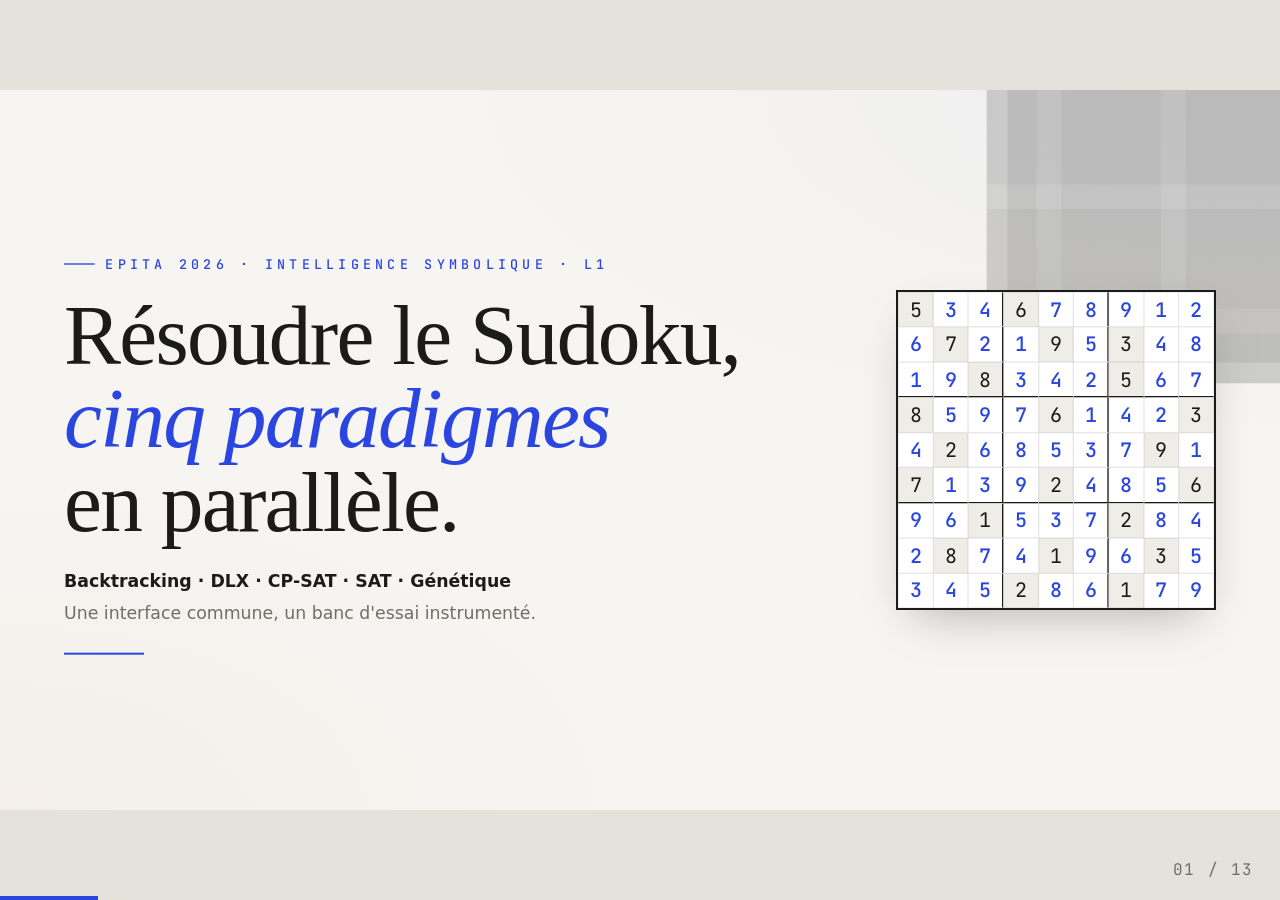
<file: L1-sudoku-solvers/slides/presentation.html>
<!DOCTYPE html>
<html lang="fr">
<head>
<meta charset="UTF-8">
<meta name="viewport" content="width=device-width, initial-scale=1.0">
<title>Sudoku · Cinq paradigmes de résolution</title>

<!-- Fonts: Sentient (serif display) + Switzer (body sans) from Fontshare — distinctive, editorial, calm -->
<link rel="stylesheet" href="https://api.fontshare.com/v2/css?f[]=sentient@400,500,700,401&f[]=switzer@400,500,600,700&f[]=jetbrains-mono@400,500&display=swap">
<link rel="stylesheet" href="https://fonts.googleapis.com/css2?family=JetBrains+Mono:wght@400;500&display=swap">

<style>
/* ===========================================
   CSS CUSTOM PROPERTIES (THEME — "WHITE NUANCE")
   Edit these to retune the whole look.
   =========================================== */
:root {
    /* Palette — layered warm whites with a single ink-blue accent */
    --paper:      #f6f5f1;   /* stage / slide base — warm off-white */
    --paper-2:    #efede7;   /* secondary panels */
    --paper-3:    #e7e5dd;   /* card edges / fills */
    --ink:        #1b1b19;   /* primary text */
    --muted:      #6f6e67;   /* secondary text */
    --faint:      #a3a199;   /* tertiary / captions */
    --line:       rgba(27,27,25,0.10);
    --line-soft:  rgba(27,27,25,0.06);
    --accent:     #2b46e0;   /* ink blue — echoes the UI's "found values" */
    --accent-soft:rgba(43,70,224,0.10);
    --accent-2:   #b4451f;   /* warm terracotta secondary accent */

    --stage-bg:   #e4e2da;   /* letterbox area behind the stage */
    --slide-bg:   var(--paper);

    /* Typography — authored at 1920×1080 */
    --font-display: 'Sentient', Georgia, serif;
    --font-body:    'Switzer', system-ui, sans-serif;
    --font-mono:    'JetBrains Mono', ui-monospace, monospace;

    --title-size:    128px;
    --h2-size:        64px;
    --subtitle-size:  32px;
    --body-size:      27px;

    --slide-padding: 96px;
    --content-gap:   30px;

    --ease: cubic-bezier(0.16, 1, 0.3, 1);
    --dur: 0.7s;
}

* { margin: 0; padding: 0; box-sizing: border-box; }

/* ===========================================
   FIXED 16:9 STAGE — viewport-base.css (verbatim)
   =========================================== */
html, body {
    width: 100%; height: 100%; margin: 0;
    overflow: hidden;
    background: var(--stage-bg, #000);
}
.deck-viewport {
    position: fixed; inset: 0; overflow: hidden;
    background: var(--stage-bg, #000);
}
.deck-stage {
    position: absolute; left: 0; top: 0;
    width: 1920px; height: 1080px;
    overflow: hidden; transform-origin: 0 0;
    background: var(--slide-bg, #fff);
}
.slide {
    position: absolute; inset: 0;
    width: 1920px; height: 1080px;
    overflow: hidden; display: block;
    visibility: hidden; opacity: 0; pointer-events: none;
    background: var(--slide-bg, #fff);
}
.slide.active, .slide.visible {
    visibility: visible; opacity: 1; pointer-events: auto; z-index: 1;
}
img, video, canvas, svg { max-width: 100%; max-height: 100%; }
.deck-controls {
    position: fixed; left: 50%; bottom: 22px;
    transform: translateX(-50%); z-index: 1000;
}
@media print {
    html, body { width: 1920px; height: auto; overflow: visible; background: #fff; }
    .deck-viewport { position: static; overflow: visible; background: #fff; }
    .deck-stage { position: static; width: auto; height: auto; transform: none !important; background: none; }
    .slide {
        position: relative; display: block !important;
        visibility: visible !important; opacity: 1 !important; pointer-events: auto !important;
        width: 1920px; height: 1080px;
        break-after: page; page-break-after: always;
    }
    .slide:last-child { break-after: auto; page-break-after: auto; }
    .deck-controls { display: none !important; }
}
@media (prefers-reduced-motion: reduce) {
    *, *::before, *::after {
        animation-duration: 0.01ms !important;
        transition-duration: 0.2s !important;
    }
}

/* ===========================================
   GLOBAL SLIDE STYLING
   =========================================== */
.slide {
    color: var(--ink);
    font-family: var(--font-body);
    font-size: var(--body-size);
    line-height: 1.5;
    padding: var(--slide-padding);
    /* Subtle paper grain via layered gradients */
    background:
        radial-gradient(120% 90% at 100% 0%, rgba(43,70,224,0.04), transparent 55%),
        radial-gradient(100% 90% at 0% 100%, rgba(180,69,31,0.035), transparent 50%),
        var(--paper);
}

/* Faint 9x9 sudoku grid watermark, top-right of every slide */
.grid-motif {
    position: absolute; top: -120px; right: -120px;
    width: 560px; height: 560px;
    opacity: 0.5; pointer-events: none; z-index: 0;
}
.grid-motif .cell { stroke: var(--line); stroke-width: 1; fill: none; }
.grid-motif .box  { stroke: var(--line); stroke-width: 2.4; fill: none; }

.slide-content { position: relative; z-index: 2; height: 100%; display: flex; flex-direction: column; justify-content: center; }

/* Eyebrow / kicker */
.kicker {
    font-family: var(--font-mono);
    font-size: 20px; letter-spacing: 0.32em; text-transform: uppercase;
    color: var(--accent); font-weight: 500;
    display: inline-flex; align-items: center; gap: 16px;
}
.kicker::before {
    content: ""; width: 46px; height: 2px; background: var(--accent); display: inline-block;
}

h2 {
    font-family: var(--font-display);
    font-size: var(--h2-size); font-weight: 500;
    line-height: 1.04; letter-spacing: -0.015em;
    color: var(--ink);
}
h2 em { font-style: italic; color: var(--accent); }

.lead { font-size: var(--subtitle-size); color: var(--muted); max-width: 1150px; line-height: 1.45; }
.mono { font-family: var(--font-mono); }
.ink-blue { color: var(--accent); }

/* Page number + footer chrome */
.slide-foot {
    position: absolute; left: var(--slide-padding); right: var(--slide-padding); bottom: 54px;
    display: flex; justify-content: space-between; align-items: center;
    font-family: var(--font-mono); font-size: 17px; color: var(--faint);
    letter-spacing: 0.08em; z-index: 3;
}
.slide-foot .pg { display: none; } /* page number shown by the global counter instead */

/* ===========================================
   ANIMATIONS (reveal on .visible)
   =========================================== */
.reveal {
    opacity: 0; transform: translateY(28px);
    transition: opacity var(--dur) var(--ease), transform var(--dur) var(--ease);
}
.slide.visible .reveal { opacity: 1; transform: translateY(0); }
.slide.visible .reveal:nth-child(1) { transition-delay: 0.08s; }
.slide.visible .reveal:nth-child(2) { transition-delay: 0.16s; }
.slide.visible .reveal:nth-child(3) { transition-delay: 0.24s; }
.slide.visible .reveal:nth-child(4) { transition-delay: 0.32s; }
.slide.visible .reveal:nth-child(5) { transition-delay: 0.40s; }
.slide.visible .reveal:nth-child(6) { transition-delay: 0.48s; }
.slide.visible [data-d="1"] { transition-delay: 0.30s; }
.slide.visible [data-d="2"] { transition-delay: 0.40s; }
.slide.visible [data-d="3"] { transition-delay: 0.50s; }
.slide.visible [data-d="4"] { transition-delay: 0.60s; }
.slide.visible [data-d="5"] { transition-delay: 0.70s; }

/* ===========================================
   TITLE SLIDE
   =========================================== */
.title-slide { display: flex; align-items: center; }
.title-grid { display: grid; grid-template-columns: 1.25fr 0.75fr; gap: 80px; align-items: center; width: 100%; z-index: 2; }
.title-slide h1 {
    font-family: var(--font-display); font-weight: 500;
    font-size: var(--title-size); line-height: 0.98; letter-spacing: -0.02em;
    color: var(--ink); margin: 30px 0 36px;
}
.title-slide h1 em { font-style: italic; color: var(--accent); }
.title-meta { display: flex; flex-direction: column; gap: 8px; color: var(--muted); font-size: 26px; }
.title-meta strong { color: var(--ink); font-weight: 600; }
.title-rule { width: 120px; height: 3px; background: var(--accent); margin-top: 40px; }

/* Decorative solved sudoku block on the title */
.sudoku-art {
    display: grid; grid-template-columns: repeat(9, 1fr);
    width: 480px; height: 480px; margin-left: auto;
    border: 3px solid var(--ink);
    background: #fff;
    box-shadow: 0 30px 70px -30px rgba(27,27,25,0.35);
}
.sudoku-art div {
    display: flex; align-items: center; justify-content: center;
    font-family: var(--font-mono); font-size: 30px; color: var(--ink);
    border: 1px solid var(--line);
}
.sudoku-art div.r { border-right: 2.4px solid var(--ink); }
.sudoku-art div.b { border-bottom: 2.4px solid var(--ink); }
.sudoku-art div.found { color: var(--accent); font-weight: 500; }
.sudoku-art div.given { background: var(--paper-2); }

/* ===========================================
   SECTION / STANDARD LAYOUTS
   =========================================== */
.head-block { margin-bottom: 48px; flex: 0 0 auto; }
.head-block .kicker { margin-bottom: 24px; }

/* Card grid */
.cards { display: grid; gap: 26px; }
.cards.c2 { grid-template-columns: repeat(2, 1fr); }
.cards.c3 { grid-template-columns: repeat(3, 1fr); }
.cards.c5 { grid-template-columns: repeat(5, 1fr); }
.card {
    background: rgba(255,255,255,0.55);
    border: 1px solid var(--line);
    border-radius: 16px; padding: 34px 32px;
    backdrop-filter: blur(2px);
}
.card h3 {
    font-family: var(--font-display); font-weight: 500; font-size: 32px;
    margin-bottom: 14px; letter-spacing: -0.01em;
}
.card p { color: var(--muted); font-size: 23px; line-height: 1.45; }
.card .tag {
    display: inline-block; font-family: var(--font-mono); font-size: 15px;
    letter-spacing: 0.1em; text-transform: uppercase; color: var(--accent);
    background: var(--accent-soft); padding: 5px 12px; border-radius: 999px; margin-bottom: 18px;
}
.card .num {
    font-family: var(--font-display); font-size: 26px; color: var(--faint); font-style: italic;
}

/* Two-column explainer (solver slides) */
.two-col { display: grid; grid-template-columns: 1.05fr 0.95fr; gap: 64px; align-items: center; }
.col-text { display: flex; flex-direction: column; gap: 26px; padding-top: 4px; }
.feature-list { list-style: none; display: flex; flex-direction: column; gap: 18px; }
.feature-list li { position: relative; padding-left: 38px; font-size: 25px; color: var(--ink); line-height: 1.4; }
.feature-list li::before {
    content: ""; position: absolute; left: 0; top: 11px;
    width: 14px; height: 14px; border: 2.5px solid var(--accent); border-radius: 3px;
}
.feature-list li b { font-weight: 600; }
.feature-list li b::after { content: " : "; color: var(--faint); font-weight: 400; }
.feature-list li span { color: var(--muted); }

/* Code / formula panel */
.panel {
    background: var(--ink); color: #efeee7; border-radius: 18px;
    padding: 38px 40px; font-family: var(--font-mono); font-size: 22px; line-height: 1.65;
    box-shadow: 0 30px 60px -34px rgba(27,27,25,0.55);
    position: relative; overflow: hidden;
    white-space: pre-wrap;   /* preserve the source line breaks of the code */
    tab-size: 2;
}
.panel .c-key { color: #8fa2ff; }
.panel .c-str { color: #d9a05b; }
.panel .c-com { color: #7d8a7d; font-style: italic; }
.panel .c-acc { color: #ff9a76; }
.panel .label {
    position: absolute; top: 16px; right: 22px; font-size: 14px; color: #6b6f6b; letter-spacing: 0.18em; text-transform: uppercase;
}

/* Stat row */
.stats { display: grid; grid-template-columns: repeat(3, 1fr); gap: 30px; margin-top: 8px; }
.stat { border-left: 3px solid var(--accent); padding-left: 24px; }
.stat .v { font-family: var(--font-display); font-size: 60px; line-height: 1; color: var(--ink); }
.stat .v small { font-size: 30px; color: var(--muted); }
.stat .k { font-size: 21px; color: var(--muted); margin-top: 10px; }

/* Comparison table */
.ctable { width: 100%; border-collapse: collapse; font-size: 23px; }
.ctable th, .ctable td { text-align: left; padding: 20px 22px; border-bottom: 1px solid var(--line); }
.ctable thead th {
    font-family: var(--font-mono); font-size: 16px; letter-spacing: 0.12em; text-transform: uppercase;
    color: var(--muted); font-weight: 500; border-bottom: 2px solid var(--ink);
}
.ctable td:first-child { font-weight: 600; }
.ctable .mono { font-family: var(--font-mono); font-size: 20px; }
.ctable .ok { color: var(--accent); font-weight: 600; }
.ctable .warn { color: var(--accent-2); font-weight: 600; }
.ctable tbody tr:hover { background: rgba(255,255,255,0.5); }
.ctable tr.best { background: var(--accent-soft); }
.ctable tr.best td:first-child::after { content: " ★"; color: var(--accent); }

/* Result callout banner */
.callout {
    display: flex; align-items: center; gap: 22px;
    background: var(--ink); color: #f3f2ec; border-radius: 16px;
    padding: 26px 34px; margin-top: 34px;
    box-shadow: 0 26px 54px -32px rgba(27,27,25,0.5);
}
.callout .badge {
    font-family: var(--font-mono); font-size: 15px; letter-spacing: 0.14em; text-transform: uppercase;
    color: var(--ink); background: var(--accent); padding: 8px 14px; border-radius: 999px; white-space: nowrap;
    font-weight: 600;
}
.callout p { font-size: 24px; line-height: 1.4; color: #e7e6df; }
.callout b { color: #fff; }

/* Big closing statement */
.closing { display: flex; flex-direction: column; justify-content: center; height: 100%; }
.closing h2 { font-size: 96px; line-height: 1.02; max-width: 1400px; }
.closing .lead { margin-top: 36px; font-size: 34px; }

/* Pipeline flow */
.flow { display: flex; align-items: stretch; gap: 0; margin-top: 20px; }
.flow .step {
    flex: 1; background: rgba(255,255,255,0.55); border: 1px solid var(--line);
    padding: 30px 26px; position: relative;
}
.flow .step:not(:last-child) { border-right: none; }
.flow .step:first-child { border-radius: 14px 0 0 14px; }
.flow .step:last-child { border-radius: 0 14px 14px 0; }
.flow .step .s-no { font-family: var(--font-mono); color: var(--accent); font-size: 16px; letter-spacing: 0.1em; }
.flow .step h4 { font-family: var(--font-display); font-weight: 500; font-size: 27px; margin: 12px 0 10px; }
.flow .step p { color: var(--muted); font-size: 19px; line-height: 1.4; }
.flow .step::after {
    content: "→"; position: absolute; right: -15px; top: 50%; transform: translateY(-50%);
    color: var(--accent); font-size: 26px; z-index: 3; background: var(--paper); padding: 0 2px;
}
.flow .step:last-child::after { display: none; }

/* ===========================================
   EDIT MODE
   =========================================== */
.edit-hotzone { position: fixed; top: 0; left: 0; width: 80px; height: 80px; z-index: 10000; cursor: pointer; }
.edit-toggle {
    position: fixed; top: 18px; left: 18px; z-index: 10001;
    width: 50px; height: 50px; border-radius: 12px; border: 1px solid var(--line);
    background: #fff; font-size: 22px; cursor: pointer; opacity: 0; pointer-events: none;
    transition: opacity 0.3s ease; box-shadow: 0 8px 24px -10px rgba(0,0,0,0.3);
}
.edit-toggle.show, .edit-toggle.active { opacity: 1; pointer-events: auto; }
.edit-toggle.active { background: var(--accent); color: #fff; }
[contenteditable="true"] { outline: 2px dashed var(--accent); outline-offset: 4px; border-radius: 4px; cursor: text; }

/* Progress + counter chrome */
.deck-progress {
    position: fixed; left: 0; bottom: 0; height: 4px; background: var(--accent);
    z-index: 1000; transition: width 0.4s var(--ease);
}
.deck-counter {
    position: fixed; right: 26px; bottom: 20px; z-index: 1000;
    font-family: var(--font-mono); font-size: 16px; color: var(--muted); letter-spacing: 0.1em;
}
</style>
</head>
<body>
<div class="deck-viewport">
<main class="deck-stage" id="deckStage">

    <!-- ============ SLIDE 1 — TITLE ============ -->
    <section class="slide title-slide active">
        <svg class="grid-motif" viewBox="0 0 9 9"></svg>
        <div class="title-grid">
            <div>
                <span class="kicker reveal">EPITA 2026 · Intelligence Symbolique · L1</span>
                <h1 class="reveal">Résoudre le Sudoku,<br><em>cinq paradigmes</em><br>en parallèle.</h1>
                <div class="title-meta reveal">
                    <span><strong>Backtracking · DLX · CP-SAT · SAT · Génétique</strong></span>
                    <span>Une interface commune, un banc d'essai instrumenté.</span>
                </div>
                <div class="title-rule reveal"></div>
            </div>
            <div class="reveal">
                <div class="sudoku-art" id="sudokuArt"></div>
            </div>
        </div>
    </section>

    <!-- ============ SLIDE 2 — CONTEXTE ============ -->
    <section class="slide">
        <svg class="grid-motif" viewBox="0 0 9 9"></svg>
        <div class="slide-content">
            <div class="head-block">
                <span class="kicker reveal">Le problème</span>
                <h2 class="reveal">Un même casse-tête,<br><em>plusieurs façons de raisonner</em>.</h2>
            </div>
            <p class="lead reveal" style="margin-bottom:48px;">Le Sudoku est un problème de <b>satisfaction de contraintes</b> : 81 cases, des chiffres 1–9, et trois familles de règles (lignes, colonnes, blocs). Résoudre une grille générale est <b>NP-complet</b>, un terrain idéal pour confronter des paradigmes de l'IA symbolique.</p>
            <div class="cards c3">
                <div class="card reveal"><div class="tag">Recherche</div><h3>Explorer</h3><p>Parcourir l'arbre des affectations en élaguant tôt les impasses.</p></div>
                <div class="card reveal"><div class="tag">Contraintes</div><h3>Déduire</h3><p>Encoder les règles et laisser un solveur prouver la cohérence.</p></div>
                <div class="card reveal"><div class="tag">Métaheuristique</div><h3>Approcher</h3><p>Faire évoluer des solutions candidates vers zéro conflit.</p></div>
            </div>
        </div>
        <div class="slide-foot"><span>Sudoku · 5 solveurs</span><span class="pg">02</span></div>
    </section>

    <!-- ============ SLIDE 2b — OBJECTIFS ============ -->
    <section class="slide">
        <svg class="grid-motif" viewBox="0 0 9 9"></svg>
        <div class="slide-content">
            <div class="head-block">
                <span class="kicker reveal">Objectifs du projet</span>
                <h2 class="reveal">Cinq solveurs, <em>une démarche scientifique</em>.</h2>
            </div>
            <div class="cards c5" style="margin-top:6px;">
                <div class="card reveal"><div class="num">01</div><h3 style="font-size:25px;">Implémenter</h3><p>Cinq solveurs distincts : backtracking, DLX, CP-SAT, SAT, génétique.</p></div>
                <div class="card reveal"><div class="num">02</div><h3 style="font-size:25px;">Benchmarker</h3><p>Une batterie de grilles de difficulté croissante, dont des grilles à solutions multiples.</p></div>
                <div class="card reveal"><div class="num">03</div><h3 style="font-size:25px;">Mesurer</h3><p>Comparer temps, nœuds explorés et pic mémoire de chaque approche.</p></div>
                <div class="card reveal"><div class="num">04</div><h3 style="font-size:25px;">Analyser</h3><p>Complexités théoriques et mécanismes de propagation propres à chaque méthode.</p></div>
                <div class="card reveal"><div class="num">05</div><h3 style="font-size:25px;">Identifier</h3><p>Les classes de grilles où chaque solveur excelle ou échoue.</p></div>
            </div>
        </div>
        <div class="slide-foot"><span>Objectifs</span><span class="pg">03</span></div>
    </section>

    <!-- ============ SLIDE 5 — BACKTRACKING ============ -->
    <section class="slide">
        <svg class="grid-motif" viewBox="0 0 9 9"></svg>
        <div class="slide-content">
            <div class="head-block">
                <span class="kicker reveal">Solveur 01 · Recherche arborescente</span>
                <h2 class="reveal">Backtracking <em>MRV + forward checking</em>.</h2>
            </div>
            <div class="two-col">
                <div class="col-text reveal">
                    <ul class="feature-list">
                        <li><b>Bitmask de candidats</b> <span>chaque case garde ses valeurs possibles sur 9 bits.</span></li>
                        <li><b>Heuristique MRV</b> <span>on branche sur la case la plus contrainte (moins de candidats).</span></li>
                        <li><b>Forward checking</b> <span>l'affectation élague immédiatement la valeur chez les 20 pairs.</span></li>
                        <li><b>Complet</b> <span>trouve toujours la solution, où un « nœud » correspond à une tentative d'affectation.</span></li>
                    </ul>
                </div>
                <div class="panel reveal" data-d="2">
                    <span class="label">backtracking.py</span>
FULL_MASK = <span class="c-str">0b111111111</span>  <span class="c-com"># 1..9</span>

<span class="c-key">def</span> <span class="c-acc">solve</span>(grid):
    cell = <span class="c-acc">min</span>(empty, key=candidate_count)
    <span class="c-key">for</span> v <span class="c-key">in</span> candidates(cell):
        assign(cell, v)
        prune_peers(cell, v)   <span class="c-com"># forward check</span>
        <span class="c-key">if</span> solve(grid): <span class="c-key">return</span> <span class="c-str">True</span>
        undo(cell, v)
    <span class="c-key">return</span> <span class="c-str">False</span>
                </div>
            </div>
        </div>
        <div class="slide-foot"><span>Backtracking · pure Python</span><span class="pg">05</span></div>
    </section>

    <!-- ============ SLIDE 6 — DLX ============ -->
    <section class="slide">
        <svg class="grid-motif" viewBox="0 0 9 9"></svg>
        <div class="slide-content">
            <div class="head-block">
                <span class="kicker reveal">Solveur 02 · Couverture exacte</span>
                <h2 class="reveal">Dancing Links <em>·  l'Algorithme X de Knuth</em>.</h2>
            </div>
            <div class="two-col">
                <div class="col-text reveal">
                    <ul class="feature-list">
                        <li><b>Reformulation</b> <span>le Sudoku devient un problème de couverture exacte (729 lignes × 324 contraintes).</span></li>
                        <li><b>Dancing Links</b> <span>liste doublement chaînée où couvrir/découvrir une colonne est O(1).</span></li>
                        <li><b>Backtracking déterministe</b> <span>choisir la colonne la plus contrainte, brancher, restaurer.</span></li>
                        <li><b>Énumération exacte</b> <span>sert aussi à <b>certifier l'unicité</b> des grilles générées.</span></li>
                    </ul>
                </div>
                <div class="panel reveal" data-d="2">
                    <span class="label">algorithme X</span>
<span class="c-com"># 4 familles de contraintes :</span>
<span class="c-com">#  · une valeur par case</span>
<span class="c-com">#  · chaque valeur 1× par ligne</span>
<span class="c-com">#  · chaque valeur 1× par colonne</span>
<span class="c-com">#  · chaque valeur 1× par bloc</span>

cover(col); search(k+1); uncover(col)
<span class="c-acc">→</span> <span class="c-str">324</span> colonnes, <span class="c-str">729</span> lignes
                </div>
            </div>
        </div>
        <div class="slide-foot"><span>DLX · pure Python</span><span class="pg">06</span></div>
    </section>

    <!-- ============ SLIDE 7 — CP-SAT ============ -->
    <section class="slide">
        <svg class="grid-motif" viewBox="0 0 9 9"></svg>
        <div class="slide-content">
            <div class="head-block">
                <span class="kicker reveal">Solveur 03 · Programmation par contraintes</span>
                <h2 class="reveal">CP-SAT <em>· déclarer, pas dérouler</em>.</h2>
            </div>
            <div class="two-col">
                <div class="col-text reveal">
                    <ul class="feature-list">
                        <li><b>Variables entières</b> <span>une variable 1–9 par case.</span></li>
                        <li><b>Contraintes globales</b> <span>trois familles d'<b>AllDifferent</b> : lignes, colonnes, blocs.</span></li>
                        <li><b>Moteur OR-Tools</b> <span>propagation + recherche CDCL hybride, hautement optimisé.</span></li>
                        <li><b>Métrique</b> <span>le nombre de <i>branches</i> explorées est remonté comme nœuds.</span></li>
                    </ul>
                </div>
                <div class="panel reveal" data-d="2">
                    <span class="label">cp_sat.py · OR-Tools</span>
m = cp_model.<span class="c-acc">CpModel</span>()
x = [[m.<span class="c-acc">NewIntVar</span>(<span class="c-str">1</span>,<span class="c-str">9</span>) <span class="c-key">for</span> _ <span class="c-key">in</span> row]
     <span class="c-key">for</span> row <span class="c-key">in</span> grid]

<span class="c-key">for</span> line <span class="c-key">in</span> rows+cols+boxes:
    m.<span class="c-acc">AddAllDifferent</span>(line)

solver.<span class="c-acc">Solve</span>(m)   <span class="c-com"># branches → nodes</span>
                </div>
            </div>
        </div>
        <div class="slide-foot"><span>CP-SAT · ortools</span><span class="pg">07</span></div>
    </section>

    <!-- ============ SLIDE 8 — SAT ============ -->
    <section class="slide">
        <svg class="grid-motif" viewBox="0 0 9 9"></svg>
        <div class="slide-content">
            <div class="head-block">
                <span class="kicker reveal">Solveur 04 · Satisfiabilité booléenne</span>
                <h2 class="reveal">SAT <em>· tout réduit à des clauses</em>.</h2>
            </div>
            <div class="two-col">
                <div class="col-text reveal">
                    <ul class="feature-list">
                        <li><b>Encodage 9·9·9</b> <span>variable <span class="mono">v(r,c,d)</span> vraie ssi la case (r,c) vaut d → 729 variables.</span></li>
                        <li><b>Clauses</b> <span>« au moins une » + « au plus une » par case, ligne, colonne et bloc.</span></li>
                        <li><b>Encodage étendu</b> <span>clauses redondantes implicites qui accélèrent la propagation unitaire.</span></li>
                        <li><b>Solveur Glucose</b> <span>via PySAT, où les <i>conflits CDCL</i> servent de compteur de nœuds.</span></li>
                    </ul>
                </div>
                <div class="panel reveal" data-d="2">
                    <span class="label">sat.py · PySAT / Glucose3</span>
<span class="c-com"># v(r,c,d) : 729 variables DIMACS</span>
<span class="c-key">def</span> <span class="c-acc">var</span>(r,c,d): <span class="c-key">return</span> r*<span class="c-str">81</span>+c*<span class="c-str">9</span>+(d-<span class="c-str">1</span>)+<span class="c-str">1</span>

<span class="c-com"># au-moins-un / au-plus-un</span>
clauses += at_least_one(cell)
clauses += at_most_one(cell)   <span class="c-com"># paires</span>

Glucose3(clauses).<span class="c-acc">solve</span>()
                </div>
            </div>
        </div>
        <div class="slide-foot"><span>SAT · python-sat</span><span class="pg">08</span></div>
    </section>

    <!-- ============ SLIDE 9 — GENETIQUE ============ -->
    <section class="slide">
        <svg class="grid-motif" viewBox="0 0 9 9"></svg>
        <div class="slide-content">
            <div class="head-block">
                <span class="kicker reveal">Solveur 05 · Métaheuristique</span>
                <h2 class="reveal">Algorithme génétique <em>· évoluer vers zéro conflit</em>.</h2>
            </div>
            <div class="two-col">
                <div class="col-text reveal">
                    <ul class="feature-list">
                        <li><b>Chromosome malin</b> <span>chaque ligne est une permutation 1–9 respectant ses indices : les lignes sont correctes par construction.</span></li>
                        <li><b>Fitness</b> <span>compte uniquement les doublons en colonnes et blocs.</span></li>
                        <li><b>Évolution</b> <span>sélection, élitisme, croisement et mutation par échange.</span></li>
                        <li><b>Incomplet</b> <span>réussit easy/medium, se dégrade sur les grilles difficiles → taux de succès sur plusieurs graines.</span></li>
                    </ul>
                </div>
                <div class="panel reveal" data-d="2">
                    <span class="label">genetic.py</span>
population = <span class="c-str">200</span>;  generations = <span class="c-str">400</span>
elite = <span class="c-str">10</span>;        mutation = <span class="c-str">0.25</span>

<span class="c-key">while</span> gen &lt; budget:
    rank_by_fitness(pop)       <span class="c-com"># conflits</span>
    pop = elites + crossover(parents)
    mutate(pop)
    <span class="c-key">if</span> best.conflicts == <span class="c-str">0</span>: <span class="c-key">break</span>
                </div>
            </div>
        </div>
        <div class="slide-foot"><span>Génétique · pure Python</span><span class="pg">09</span></div>
    </section>

    <!-- ============ SLIDE 10 — BANC D'ESSAI ============ -->
    <section class="slide">
        <svg class="grid-motif" viewBox="0 0 9 9"></svg>
        <div class="slide-content">
            <div class="head-block">
                <span class="kicker reveal">Banc d'essai</span>
                <h2 class="reveal">Mesurer, comparer, <em>reproduire</em>.</h2>
            </div>
            <p class="lead reveal" style="margin-bottom:40px;">Chaque solveur s'exécute dans un <b>processus isolé sous timeout</b> sur des grilles de difficulté croissante (easy → very_hard, 17 indices, multi-solutions).</p>
            <div class="flow reveal" data-d="2">
                <div class="step"><div class="s-no">01</div><h4>Instances</h4><p>Batterie de grilles + générateur (unicité par DLX)</p></div>
                <div class="step"><div class="s-no">02</div><h4>Benchmark</h4><p>Exécution isolée, sous timeout → CSV</p></div>
                <div class="step"><div class="s-no">03</div><h4>Métriques</h4><p>Temps · nœuds / conflits · pic mémoire</p></div>
                <div class="step"><div class="s-no">04</div><h4>Rapport</h4><p>Agrégation pandas, graphiques, analyse</p></div>
            </div>
            <div class="stats reveal" data-d="3" style="margin-top:60px;">
                <div class="stat"><div class="v">5</div><div class="k">paradigmes comparés</div></div>
                <div class="stat"><div class="v">3</div><div class="k">métriques par exécution</div></div>
                <div class="stat"><div class="v">5<small> buckets</small></div><div class="k">easy → very_hard</div></div>
            </div>
        </div>
        <div class="slide-foot"><span>Méthodologie</span><span class="pg">10</span></div>
    </section>

    <!-- ============ DEMONSTRATION (avant l'analyse des résultats) ============ -->
    <section class="slide">
        <svg class="grid-motif" viewBox="0 0 9 9"></svg>
        <div class="slide-content">
            <div class="head-block">
                <span class="kicker reveal">Démonstration</span>
                <h2 class="reveal">Une interface <em>Streamlit</em> pour jouer &amp; comparer.</h2>
            </div>
            <div class="cards c2" style="margin-top:8px;">
                <div class="card reveal" data-d="1" style="padding:44px;">
                    <div class="tag">🧩 Playground</div>
                    <h3 style="font-size:38px;">Choisir, générer, résoudre</h3>
                    <p style="font-size:24px;margin-top:14px;">Saisir ou générer une grille à la difficulté voulue, lancer un ou plusieurs solveurs, et voir la solution : <span class="ink-blue">indices en noir, valeurs trouvées en bleu</span>. Comparaison des métriques en direct.</p>
                </div>
                <div class="card reveal" data-d="2" style="padding:44px;">
                    <div class="tag">📊 Dashboard</div>
                    <h3 style="font-size:38px;">Explorer les benchmarks</h3>
                    <p style="font-size:24px;margin-top:14px;">Charger un CSV de résultats et explorer les <b>taux de succès</b> et les temps / nœuds par bucket via des graphiques interactifs.</p>
                </div>
            </div>
            <div class="panel reveal" data-d="3" style="margin-top:42px;font-size:21px;padding:28px 38px;">
                <span class="label">cli</span>
$ sudoku-bench solve <span class="c-str">"53..7....6..195...."</span> --solver dlx
$ sudoku-bench benchmark --solvers all --buckets all
$ streamlit run ui/app.py
            </div>
        </div>
        <div class="slide-foot"><span>Démo · Streamlit + CLI</span><span class="pg">11</span></div>
    </section>

    <!-- ============ SLIDE 11 — RESULTATS MESURES (real benchmark data) ============ -->
    <section class="slide">
        <svg class="grid-motif" viewBox="0 0 9 9"></svg>
        <div class="slide-content">
            <div class="head-block">
                <span class="kicker reveal">Résultats mesurés · 104 résolutions</span>
                <h2 class="reveal">Quel solveur <em>l'emporte</em> ?</h2>
            </div>
            <table class="ctable reveal" data-d="2" style="font-size:22px;">
                <thead><tr><th>Solveur</th><th>Réussite</th><th>Temps moyen</th><th>Grille 17 indices</th><th>Mémoire</th></tr></thead>
                <tbody>
                    <tr class="best"><td>DLX</td><td class="ok">16/16</td><td class="mono">2,4 ms</td><td class="mono ok">2,7 ms (stable)</td><td class="mono">0,4 Mo</td></tr>
                    <tr><td>SAT</td><td class="ok">16/16</td><td class="mono">27 ms</td><td class="mono">27 ms (constant)</td><td class="mono">3,3 Mo</td></tr>
                    <tr><td>CP-SAT</td><td class="ok">16/16</td><td class="mono">485 ms</td><td class="mono">0,5 s (constant)</td><td class="mono warn">34 Mo</td></tr>
                    <tr><td>Backtracking</td><td class="ok">14/14</td><td class="mono">&lt; 2 ms</td><td class="mono warn">3,6 s · 431k nœuds</td><td class="mono">0,02 Mo</td></tr>
                    <tr><td>Génétique</td><td class="warn">15/42</td><td class="mono">3,4 s</td><td class="mono warn">échec</td><td class="mono">0,6 Mo</td></tr>
                </tbody>
            </table>
            <div class="callout reveal" data-d="3">
                <span class="badge">Gagnant · DLX</span>
                <p>Dancing Links est <b>le plus rapide et le plus régulier</b> : ~2,5 ms quelle que soit la difficulté, là où le backtracking explose sur les grilles minimales et où CP-SAT paie un lourd surcoût mémoire.</p>
            </div>
        </div>
        <div class="slide-foot"><span>Résultats mesurés</span><span class="pg">11</span></div>
    </section>

    <!-- ============ SLIDE 11b — EXCELLE / ECHOUE + COMPLEXITE ============ -->
    <section class="slide">
        <svg class="grid-motif" viewBox="0 0 9 9"></svg>
        <div class="slide-content">
            <div class="head-block">
                <span class="kicker reveal">Analyse</span>
                <h2 class="reveal">Où chaque solveur <em>excelle ou échoue</em>.</h2>
            </div>
            <table class="ctable reveal" data-d="2" style="font-size:21px;">
                <thead><tr><th>Solveur</th><th>Complexité / mécanisme</th><th>Excelle sur</th><th>Limite observée</th></tr></thead>
                <tbody>
                    <tr><td>Backtracking</td><td class="mono">O(9ⁿ), élagage MRV + forward checking</td><td>Grilles à indices nombreux</td><td class="warn">minimal-17 : 431k nœuds, 3,6 s</td></tr>
                    <tr><td>DLX</td><td class="mono">Couverture exacte, liens O(1)</td><td class="ok">Toutes difficultés (≈ 2,5 ms)</td><td>Coût mémoire des liens</td></tr>
                    <tr><td>CP-SAT</td><td class="mono">Propagation AllDifferent + CDCL</td><td class="ok">Multi-solutions, grandes instances</td><td class="warn">Surcoût fixe ~0,5 s, 34 Mo</td></tr>
                    <tr><td>SAT</td><td class="mono">CDCL sur 729 variables CNF</td><td class="ok">Temps constant, toute difficulté</td><td>Sensible à l'encodage</td></tr>
                    <tr><td>Génétique</td><td class="mono">Métaheuristique stochastique</td><td>easy (9/12), medium (5/9)</td><td class="warn">hard / very_hard / 17 : 0 succès</td></tr>
                </tbody>
            </table>
            <p class="lead reveal" data-d="3" style="margin-top:32px;font-size:27px;">Les quatre solveurs <b>complets</b> résolvent tout. Seule la <b>recherche naïve</b> souffre de l'explosion combinatoire, et la <b>métaheuristique</b>, incomplète, plafonne dès les grilles difficiles.</p>
        </div>
        <div class="slide-foot"><span>Excelle / échoue · complexité</span><span class="pg">12</span></div>
    </section>

    <!-- ============ SLIDE 13 — CONCLUSION ============ -->
    <section class="slide">
        <svg class="grid-motif" viewBox="0 0 9 9"></svg>
        <div class="slide-content closing">
            <span class="kicker reveal">Conclusion</span>
            <h2 class="reveal">Un même problème<br>éclairé par <em>cinq regards</em>.</h2>
            <p class="lead reveal">L'interface commune transforme cinq paradigmes en une expérience comparable et mesurable, du backtracking le plus simple au solveur de contraintes industriel. <b>Perspectives :</b> grilles 16×16, solveur SMT, et apprentissage de l'ordre de branchement.</p>
            <div class="title-rule reveal" style="margin-top:50px;"></div>
            <p class="reveal mono" style="color:var(--muted);margin-top:30px;font-size:21px;">EPITA 2026 · Intelligence Symbolique · Projet L1 · Merci.</p>
        </div>
        <div class="slide-foot"><span>Questions ?</span><span class="pg">13</span></div>
    </section>

</main>
</div>

<!-- Chrome -->
<div class="deck-progress" id="deckProgress"></div>
<div class="deck-counter" id="deckCounter">01 / 13</div>
<div class="edit-hotzone"></div>
<button class="edit-toggle" id="editToggle" title="Mode édition (E)">✏️</button>

<script>
/* ===========================================
   DECORATIVE SUDOKU RENDERING
   =========================================== */
// Faint 9x9 grid watermark on every slide (SVG)
(function buildGridMotifs() {
    const ns = "http://www.w3.org/2000/svg";
    document.querySelectorAll('.grid-motif').forEach(svg => {
        for (let r = 0; r < 9; r++) for (let c = 0; c < 9; c++) {
            const cell = document.createElementNS(ns, 'rect');
            cell.setAttribute('x', c); cell.setAttribute('y', r);
            cell.setAttribute('width', 1); cell.setAttribute('height', 1);
            cell.setAttribute('class', 'cell'); svg.appendChild(cell);
        }
        for (let i = 0; i <= 9; i += 3) {
            const v = document.createElementNS(ns, 'line');
            v.setAttribute('x1', i); v.setAttribute('y1', 0); v.setAttribute('x2', i); v.setAttribute('y2', 9);
            v.setAttribute('class', 'box'); svg.appendChild(v);
            const h = document.createElementNS(ns, 'line');
            h.setAttribute('x1', 0); h.setAttribute('y1', i); h.setAttribute('x2', 9); h.setAttribute('y2', i);
            h.setAttribute('class', 'box'); svg.appendChild(h);
        }
    });
})();

// Title-slide solved grid: givens (black) + found values (blue)
(function buildSudokuArt() {
    const art = document.getElementById('sudokuArt');
    if (!art) return;
    // A real solved grid; "1" marks a given (clue), "0" a found value
    const solved = [
        5,3,4,6,7,8,9,1,2, 6,7,2,1,9,5,3,4,8, 1,9,8,3,4,2,5,6,7,
        8,5,9,7,6,1,4,2,3, 4,2,6,8,5,3,7,9,1, 7,1,3,9,2,4,8,5,6,
        9,6,1,5,3,7,2,8,4, 2,8,7,4,1,9,6,3,5, 3,4,5,2,8,6,1,7,9
    ];
    const given = "100100000010010100001000100100010001010000010100010001001000100010010010000100100";
    for (let i = 0; i < 81; i++) {
        const d = document.createElement('div');
        const r = Math.floor(i / 9), c = i % 9;
        d.textContent = solved[i];
        if (given[i] === '1') d.classList.add('given'); else d.classList.add('found');
        if (c === 2 || c === 5) d.classList.add('r');
        if (r === 2 || r === 5) d.classList.add('b');
        art.appendChild(d);
    }
})();

/* ===========================================
   SLIDE PRESENTATION CONTROLLER
   =========================================== */
class SlidePresentation {
    constructor() {
        this.slides = Array.from(document.querySelectorAll('.slide'));
        this.currentSlide = 0;
        this.stage = document.getElementById('deckStage');
        this.progress = document.getElementById('deckProgress');
        this.counter = document.getElementById('deckCounter');
        this.setupStageScale();
        this.setupKeyboardNav();
        this.setupTouchNav();
        this.setupWheelNav();
        this.showSlide(0);
    }
    setupStageScale() {
        const scale = () => {
            const f = Math.min(window.innerWidth / 1920, window.innerHeight / 1080);
            const x = (window.innerWidth - 1920 * f) / 2;
            const y = (window.innerHeight - 1080 * f) / 2;
            this.stage.style.transform = `translate(${x}px, ${y}px) scale(${f})`;
        };
        scale();
        window.addEventListener('resize', scale);
    }
    setupKeyboardNav() {
        document.addEventListener('keydown', (e) => {
            if (e.target.getAttribute && e.target.getAttribute('contenteditable') === 'true') return;
            if (['ArrowRight', 'ArrowDown', ' ', 'PageDown'].includes(e.key)) { e.preventDefault(); this.next(); }
            else if (['ArrowLeft', 'ArrowUp', 'PageUp'].includes(e.key)) { e.preventDefault(); this.prev(); }
            else if (e.key === 'Home') this.showSlide(0);
            else if (e.key === 'End') this.showSlide(this.slides.length - 1);
        });
    }
    setupTouchNav() {
        let x0 = null;
        window.addEventListener('touchstart', e => x0 = e.touches[0].clientX, { passive: true });
        window.addEventListener('touchend', e => {
            if (x0 === null) return;
            const dx = e.changedTouches[0].clientX - x0;
            if (Math.abs(dx) > 50) dx < 0 ? this.next() : this.prev();
            x0 = null;
        }, { passive: true });
    }
    setupWheelNav() {
        let lock = false;
        window.addEventListener('wheel', (e) => {
            if (lock) return;
            if (Math.abs(e.deltaY) < 24) return;
            lock = true; e.deltaY > 0 ? this.next() : this.prev();
            setTimeout(() => lock = false, 700);
        }, { passive: true });
    }
    next() { this.showSlide(this.currentSlide + 1); }
    prev() { this.showSlide(this.currentSlide - 1); }
    showSlide(i) {
        this.currentSlide = Math.max(0, Math.min(i, this.slides.length - 1));
        this.slides.forEach((s, k) => {
            s.classList.toggle('active', k === this.currentSlide);
            s.classList.toggle('visible', k === this.currentSlide);
        });
        const n = this.currentSlide + 1, total = this.slides.length;
        this.progress.style.width = (n / total * 100) + '%';
        this.counter.textContent = String(n).padStart(2, '0') + ' / ' + String(total).padStart(2, '0');
    }
}
const deck = new SlidePresentation();

/* ===========================================
   INLINE EDITING (post-draft affordance)
   =========================================== */
const editor = {
    isActive: false,
    toggleEditMode() {
        this.isActive = !this.isActive;
        const btn = document.getElementById('editToggle');
        btn.classList.toggle('active', this.isActive);
        btn.classList.toggle('show', this.isActive);
        document.querySelectorAll('.slide h1, .slide h2, .slide h3, .slide h4, .slide p, .slide li, .slide span, .slide td')
            .forEach(el => el.setAttribute('contenteditable', this.isActive));
        if (!this.isActive) localStorage.setItem('sudoku-deck-html', document.querySelector('.deck-stage').innerHTML);
    }
};
// restore edits
const saved = localStorage.getItem('sudoku-deck-html');
if (saved) { /* kept opt-in: uncomment to auto-restore */ }

const hotzone = document.querySelector('.edit-hotzone');
const editToggle = document.getElementById('editToggle');
let hideTimeout = null;
hotzone.addEventListener('mouseenter', () => { clearTimeout(hideTimeout); editToggle.classList.add('show'); });
hotzone.addEventListener('mouseleave', () => { hideTimeout = setTimeout(() => { if (!editor.isActive) editToggle.classList.remove('show'); }, 400); });
editToggle.addEventListener('mouseenter', () => clearTimeout(hideTimeout));
editToggle.addEventListener('mouseleave', () => { hideTimeout = setTimeout(() => { if (!editor.isActive) editToggle.classList.remove('show'); }, 400); });
editToggle.addEventListener('click', () => editor.toggleEditMode());
hotzone.addEventListener('click', () => editor.toggleEditMode());
document.addEventListener('keydown', (e) => {
    if ((e.key === 'e' || e.key === 'E') && e.target.getAttribute('contenteditable') !== 'true') editor.toggleEditMode();
    if (e.key === 's' && (e.ctrlKey || e.metaKey)) {
        e.preventDefault();
        localStorage.setItem('sudoku-deck-html', document.querySelector('.deck-stage').innerHTML);
    }
});
</script>
</body>
</html>
</file>
